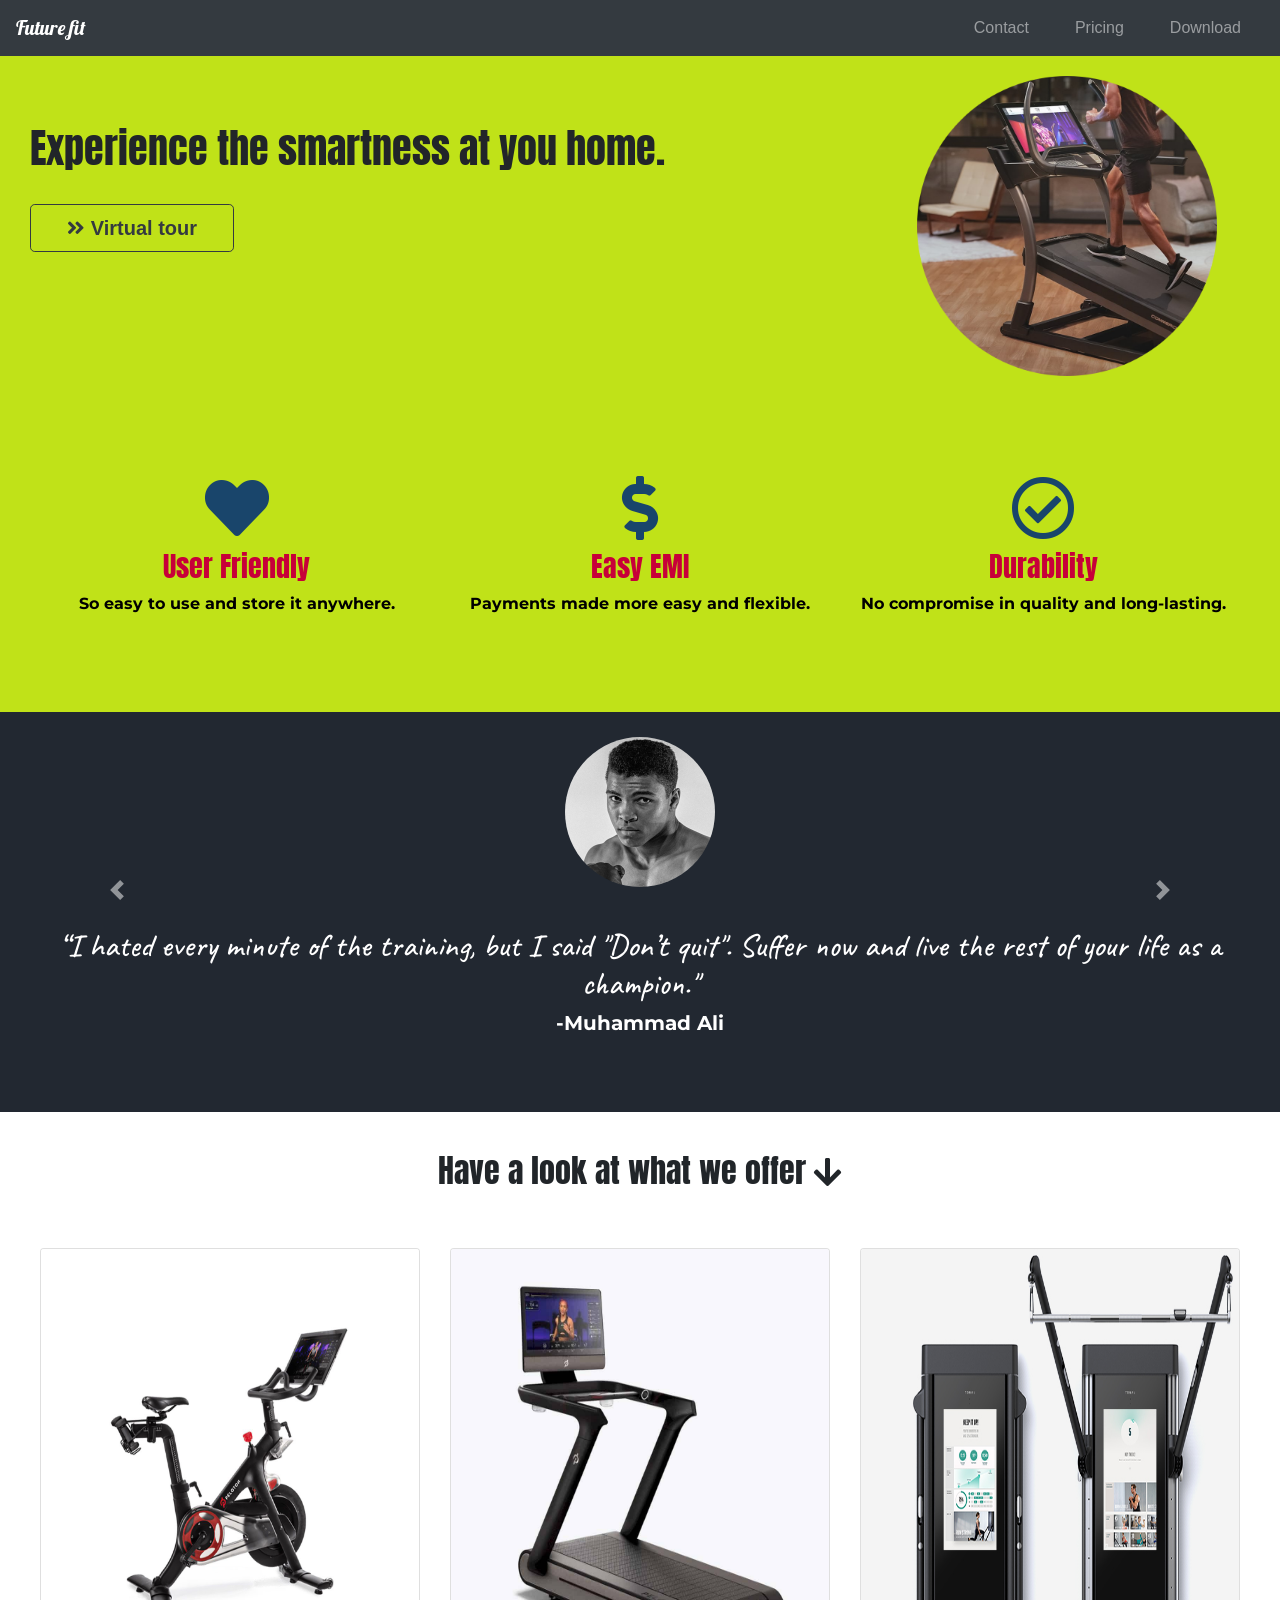
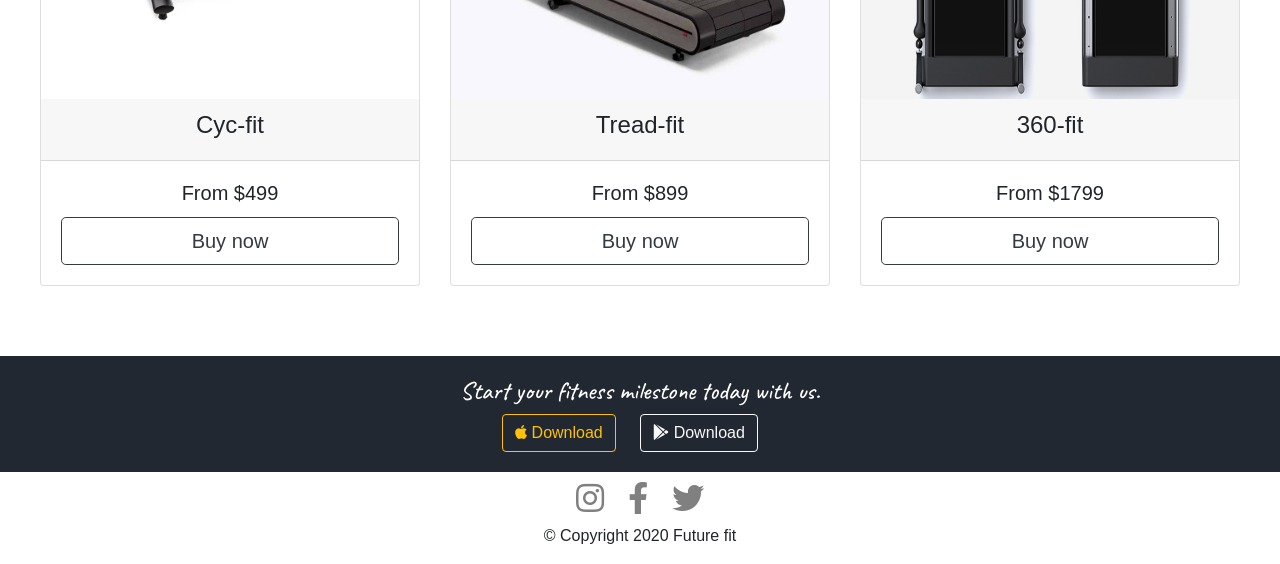
<file: index.html>
<!DOCTYPE html>
<html>

<head>
  <meta charset="utf-8">
  <title>Future Fit</title>

  <!-- CSS Stylesheets -->
  <link href="https://cdn.jsdelivr.net/npm/bootstrap@5.0.0-beta1/dist/css/bootstrap.min.css" rel="stylesheet" integrity="sha384-giJF6kkoqNQ00vy+HMDP7azOuL0xtbfIcaT9wjKHr8RbDVddVHyTfAAsrekwKmP1" crossorigin="anonymous">
  <link rel="stylesheet" href="css/styles.css">

   <!--Favicon -->
  <link rel="icon" href="favicon.ico">

  <!-- Google fonts -->
    <link href="https://fonts.googleapis.com/css2?family=Abril+Fatface&family=Anton&family=Carter+One&family=Dancing+Script:wght@500&family=Lobster&display=swap" rel="stylesheet">
  <link rel="preconnect" href="https://fonts.gstatic.com">
  <link href="https://fonts.googleapis.com/css2?family=Anton&family=Bangers&display=swap" rel="stylesheet">
  <link href="https://fonts.googleapis.com/css2?family=Roboto+Condensed:wght@300;400&display=swap" rel="stylesheet">
  <link rel="preconnect" href="https://fonts.gstatic.com">
  <link rel="preconnect" href="https://fonts.gstatic.com">
  <link href="https://fonts.googleapis.com/css2?family=Caveat:wght@600&display=swap" rel="stylesheet">
  <link href="https://fonts.googleapis.com/css2?family=Montserrat&display=swap" rel="stylesheet">
  <link href="https://fonts.googleapis.com/css2?family=Lobster&display=swap" rel="stylesheet">

  <!--font awesome-->
    <link rel="stylesheet" href="https://pro.fontawesome.com/releases/v5.10.0/css/all.css" integrity="sha384-AYmEC3Yw5cVb3ZcuHtOA93w35dYTsvhLPVnYs9eStHfGJvOvKxVfELGroGkvsg+p" crossorigin="anonymous" />
  <link rel="stylesheet" href="https://cdn.jsdelivr.net/npm/bootstrap@4.5.3/dist/css/bootstrap.min.css" integrity="sha384-TX8t27EcRE3e/ihU7zmQxVncDAy5uIKz4rEkgIXeMed4M0jlfIDPvg6uqKI2xXr2" crossorigin="anonymous">

<!-- Bootstrap js -->
  <script src="https://cdn.jsdelivr.net/npm/bootstrap@5.0.0-beta1/dist/js/bootstrap.bundle.min.js" integrity="sha384-ygbV9kiqUc6oa4msXn9868pTtWMgiQaeYH7/t7LECLbyPA2x65Kgf80OJFdroafW" crossorigin="anonymous"></script>
  <script src="https://cdn.jsdelivr.net/npm/@popperjs/core@2.5.4/dist/umd/popper.min.js" integrity="sha384-q2kxQ16AaE6UbzuKqyBE9/u/KzioAlnx2maXQHiDX9d4/zp8Ok3f+M7DPm+Ib6IU" crossorigin="anonymous"></script>
  <script src="https://cdn.jsdelivr.net/npm/bootstrap@5.0.0-beta1/dist/js/bootstrap.min.js" integrity="sha384-pQQkAEnwaBkjpqZ8RU1fF1AKtTcHJwFl3pblpTlHXybJjHpMYo79HY3hIi4NKxyj" crossorigin="anonymous"></script>

<body>

  <section id="title">
    <!-- Nav Bar -->

    <nav class="navbar navbar-expand-lg navbar-dark bg-dark">
      <a class="navbar-brand" href="">Future fit</a>
      <button class="navbar-toggler" type="button" data-toggle="collapse" data-target="#navigationCollapse">
        <span class="navbar-toggler-icon"></span>
      </button>
      <div class="collapse navbar-collapse" id="#navigationCollapse">
        <ul class="navbar-nav ml-auto">
          <li class="nav-item">
            <a class="nav-link" href="">Contact</a>
          </li>
          <li class="nav-item">
            <a class="nav-link" href="">Pricing</a>
          </li>
          <li class="nav-item">
            <a class="nav-link" href="">Download</a>
          </li>
        </ul>
      </div>
    </nav>


    <!-- Title -->
    <div class="row">

      <div class="col-lg-8 col-md-6">
        <br>
        <br>
        <h1>Experience the smartness at you home.</h1>
        <br>
        <div class="d-grid gap-2">
          <button type="button" class="first-button btn btn-outline-dark btn-lg col-lg-3 "><i class="fas fa-angle-double-right"></i><strong> Virtual tour</strong></button>
          <br>
        </div>

      </div>

      <div class="col-lg-4 col-md-4">
        <img class="mainpic" src="images/circle-cropped.png" alt="Title picture">
      </div>

    </div>


  </section>


  <!-- Features -->

  <section id="features">

    <div class="row">

      <div class="images col-lg-4">
        <i class="icon fas fa-heart fa-4x"></i>
        <h3>User Friendly</h3>
        <p class="word">So easy to use and store it anywhere.</p>
      </div>

      <div class="images col-lg-4">
        <i class="icon fas fa-dollar-sign fa-4x"></i>
        <h3>Easy EMI</h3>
        <p class="word">Payments made more easy and flexible.</p>
      </div>

      <div class="images col-lg-4">
        <i class="icon far fa-check-circle fa-4x"></i>
        <h3>Durability</h3>
        <p class="word">No compromise in quality and long-lasting.</p>
      </div>

    </div>
  </section>


  <!-- Testimonials -->

  <section id="inspirations">

    <div id="carouselExampleControls" class="carousel slide" data-bs-ride="carousel">
      <div class="carousel-inner">

        <div class="carousel-item active">
          <img src="images/ali.jpg" class="inspirations-image" alt="...">
          <h2 class="text">“I hated every minute of the training, but I said "Don’t quit". Suffer now and live the rest of your life as a champion."</h2>
          <h3 class="celebrity"><strong>-Muhammad Ali</strong></h3>
        </div>

        <div class="carousel-item">
          <img src="images/obama.jpg" class="inspirations-image" alt="...">
          <h2 class="text">“For me, exercise is more than just physical—it’s therapeutic.”</h2>
          <h3 class="celebrity"><strong>-Michelle Obama</strong></h3>
        </div>

        <div class="carousel-item">
          <img src="images/smith.jpg" class="inspirations-image" alt="...">
          <h2 class="text">"Just stay ready. Stay in shape and then you don't have to rush to train before the movie starts. I'll show you my abs later because I’m in shape. But that idea, if you stay ready, you don’t have to get ready."</h2>
          <h3 class="celebrity"><strong>-Will Smith</strong></h3>
        </div>

      </div>
      <a class="carousel-control-prev" href="#carouselExampleControls" role="button" data-bs-slide="prev">
        <span class="carousel-control-prev-icon" aria-hidden="true"></span>
        <span class="visually-hidden">Previous</span>
      </a>
      <a class="carousel-control-next" href="#carouselExampleControls" role="button" data-bs-slide="next">
        <span class="carousel-control-next-icon" aria-hidden="true"></span>
        <span class="visually-hidden">Next</span>
      </a>
    </div>
  </section>

  <section id="pricing">

  <h2 class="w">Have a look at what we offer <i class="fas fa-arrow-down fa-1x"></i></h2>


    <div class="row">

    <div class="col-lg-4 col-md-6">
      <div class="card">
        <img src="images/cycle.jpg" class="card-img-top" alt="...">
        <div class="card-header">
          <h4>Cyc-fit</h4>
        </div>
        <div class="card-body">
          <h5 class="card-title">From $499</h5>

          <a href="#" class="btn btn-lg btn-block btn-outline-dark">Buy now</a>
        </div>
      </div>
      </div>

  <div class="col-lg-4 col-md-6">
      <div class="card">
        <img src="images/treadmill.jpg" class="card-img-top" alt="...">
        <div class="card-header">
  <h4>Tread-fit</h4>
        </div>
        <div class="card-body">
          <h5 class="card-title">From $899</h5>
          <a href="#" class="btn btn-lg btn-block btn-outline-dark">Buy now</a>
        </div>
      </div>
      </div>


  <div class="col-lg-4 col-md-12">
      <div class="card">
        <img src="images/smart-2.jpg" class="card-img-top" alt="...">
        <div class="card-header">
          <h4>360-fit</h4>
        </div>
        <div class="card-body">
          <h5 class="card-title">From $1799</h5>
          <a href="#" class="btn btn-lg btn-block btn-outline-dark">Buy now</a>
        </div>
      </div>
  </div>

  </div>




  </section>


  <!-- Call to Action -->

  <section id="cta">

    <h3 class="end">Start your fitness milestone today with us.</h3>
    <button type="button" class="final-button btn fb btn-md btn-outline-warning"><i class="fab fa-apple"></i>  Download</button>
    <button type="button" class="final-button btn fb btn-md btn-outline-light"><i class="fab fa-google-play"></i>  Download</button>
    <br>
    <br>

  </section>


  <!-- Footer -->

  <footer id="footer">

<a href="#"class="handles"><i class="final fa-2x fab fa-instagram"></i></a>
<a href="#"class="handles"><i class="final fa-2x fab fa-facebook-f"></i></a>
<a href="#"class="handles"><i class="final fa-2x fab fa-twitter"></i></a>

    <p>© Copyright 2020 Future fit</p>

  </footer>


</body>

</html>
</file>
<file: css/styles.css>
h1
{
  font-family: "Anton",sans-serif;
  line-height: 2px;
  margin-left: 10px;
}

@media (max-width: 1000px)
{
  h1
  {
    text-align: center;
  }
}


#cta
{
  color: white;
  line-height: 20px;
  text-align: center;
  background-color: #222831;
}

#footer
{
  text-align: center;
}

#title
{
  background-color: #c0e218;
}


#inspirations
{
  padding: 25px 25px;
  text-align: center;
  background-color: #222831 ;
  font-size: bold;
  color: white;
  font-family: "Caveat";
  margin-bottom: 20px;
  height: 25rem;
}

#features
{
  padding: 30px;
  background-color: #c0e218;
}

#pricing
{
  padding: 20px;
  text-align: center;
}

.navbar-brand
{
  font-family: "Lobster";
}

.navbar
{
  padding-bottom: 40px;
}

.first-button
{
  margin-left: 10px;

}
.mainpic
{

  height: 300px;
  width: 300px;
  margin-left: 50px;
}

.row
{
  padding:20px;
}

.nav-item
{
  padding: 0 15px;
}

.images
{
text-align: center;
padding: 30px;
  font-family: "Anton";
    color: #c70039;
}

.word
{
    font-family: "Montserrat";
    font-weight: bold;
    color: black;
}


.icon{
  color: #19456b;
  margin-bottom: 10px;
}

.icon:hover{
  color: #11698e;
}


.inspirations-image
{
  height: 150px;
  width: 150px;
  border-radius: 100%;
  margin-bottom: 40px;
}

.celebrity
{
  font-family: "Montserrat";
  font-size: 20px;
}

.card-img-top
{
  height: 450px;
  width: 20px;
}

.card
{
  margin-top: 30px;
  margin-bottom: 30px;
}

.w
{
  font-family: "Anton";
}

.end
{
    font-family: "Caveat";
    font-size: 25px;
    padding-top: 20px
}

.fb
{
  padding: 20px;
}


.final-button
{
  margin-right:20px;
}

.final
{
  color: grey;
  padding: 10px;

}

.final:hover
{
  color: #222831;
  padding: 10px;

}
</file>
